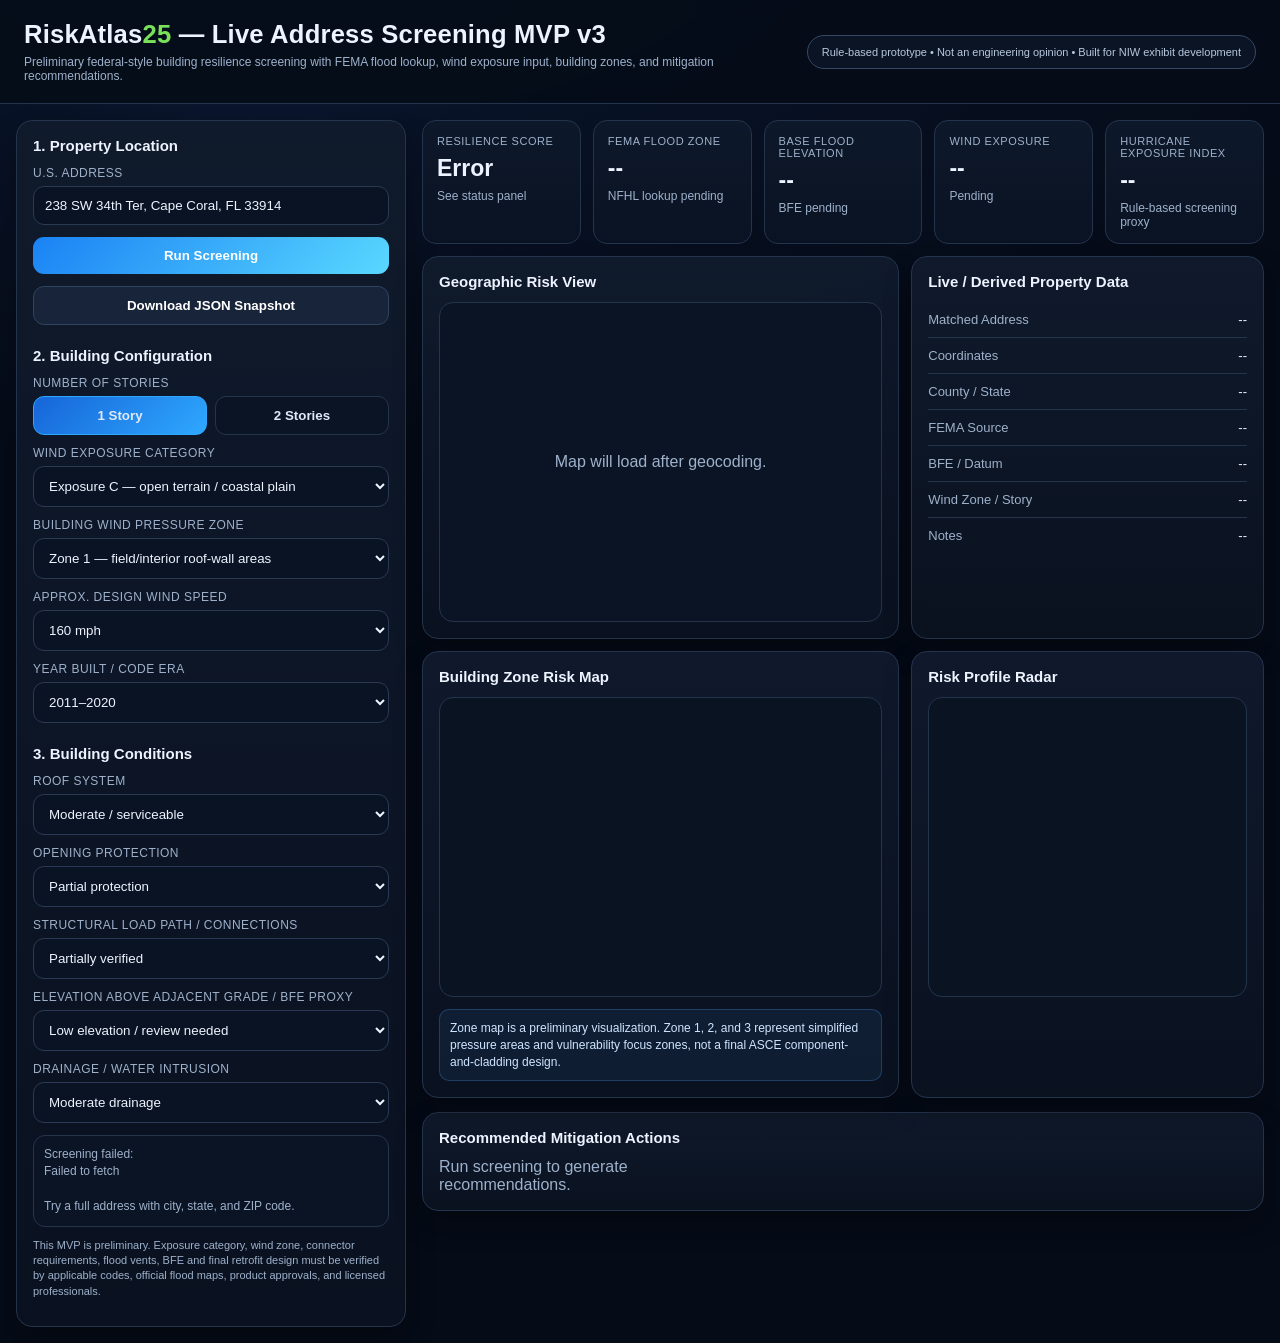
<file: preview.html>
<!DOCTYPE html>
<html lang="en">
<head>
<meta charset="UTF-8" />
<meta name="viewport" content="width=device-width, initial-scale=1.0"/>
<title>RiskAtlas25 — Live Address Screening MVP v3</title>
<link rel="stylesheet" href="assets/css/styles.css" />
</head>
<body>
<header>
  <div class="brand">
    <h1>RiskAtlas<span>25</span> — Live Address Screening MVP v3</h1>
    <div class="sub">Preliminary federal-style building resilience screening with FEMA flood lookup, wind exposure input, building zones, and mitigation recommendations.</div>
  </div>
  <div class="badge">Rule-based prototype • Not an engineering opinion • Built for NIW exhibit development</div>
</header>

<div class="wrap">
<aside class="card">
  <h2>1. Property Location</h2>
  <label>U.S. Address</label>
  <input id="address" value="238 SW 34th Ter, Cape Coral, FL 33914" />
  <button onclick="runAssessment()">Run Screening</button>
  <button class="secondary" onclick="downloadSnapshot()">Download JSON Snapshot</button>

  <h2 style="margin-top:22px">2. Building Configuration</h2>
  <label>Number of Stories</label>
  <div class="segment">
    <button class="segbtn active" id="btn1" onclick="setStories(1)">1 Story</button>
    <button class="segbtn" id="btn2" onclick="setStories(2)">2 Stories</button>
  </div>

  <label>Wind Exposure Category</label>
  <select id="exposure" onchange="if(lastGeo) calculateAndRender(lastGeo,lastFema)">
    <option value="B">Exposure B — urban/suburban, wooded, obstructed terrain</option>
    <option value="C" selected>Exposure C — open terrain / coastal plain</option>
    <option value="D">Exposure D — open water/coastal exposure</option>
  </select>

  <label>Building Wind Pressure Zone</label>
  <select id="windZone" onchange="if(lastGeo) calculateAndRender(lastGeo,lastFema)">
    <option value="1" selected>Zone 1 — field/interior roof-wall areas</option>
    <option value="2">Zone 2 — edge / perimeter areas</option>
    <option value="3">Zone 3 — corner / highest local pressure areas</option>
  </select>

  <label>Approx. Design Wind Speed</label>
  <select id="windSpeed" onchange="if(lastGeo) calculateAndRender(lastGeo,lastFema)">
    <option value="130">130 mph</option>
    <option value="140">140 mph</option>
    <option value="150">150 mph</option>
    <option value="160" selected>160 mph</option>
    <option value="170">170 mph</option>
    <option value="180">180 mph</option>
  </select>

  <label>Year Built / Code Era</label>
  <select id="codeEra" onchange="if(lastGeo) calculateAndRender(lastGeo,lastFema)">
    <option value="45">Pre-1994 / unknown</option>
    <option value="58">1994–2001</option>
    <option value="68">2002–2010</option>
    <option value="78" selected>2011–2020</option>
    <option value="88">2021 or newer</option>
  </select>

  <h2 style="margin-top:22px">3. Building Conditions</h2>
  <label>Roof System</label>
  <select id="roof" onchange="if(lastGeo) calculateAndRender(lastGeo,lastFema)">
    <option value="85">Good / newer roof</option>
    <option value="65" selected>Moderate / serviceable</option>
    <option value="35">Poor / vulnerable</option>
    <option value="15">Critical deficiency</option>
  </select>
  <label>Opening Protection</label>
  <select id="openings" onchange="if(lastGeo) calculateAndRender(lastGeo,lastFema)">
    <option value="90">Impact-rated / shutters</option>
    <option value="60" selected>Partial protection</option>
    <option value="30">No verified protection</option>
    <option value="15">Known vulnerable openings</option>
  </select>
  <label>Structural Load Path / Connections</label>
  <select id="loadpath" onchange="if(lastGeo) calculateAndRender(lastGeo,lastFema)">
    <option value="90">Continuous load path verified</option>
    <option value="65" selected>Partially verified</option>
    <option value="35">Unknown / likely deficient</option>
    <option value="15">Known discontinuity</option>
  </select>
  <label>Elevation Above Adjacent Grade / BFE Proxy</label>
  <select id="elevation" onchange="if(lastGeo) calculateAndRender(lastGeo,lastFema)">
    <option value="90">Elevated / low flood vulnerability</option>
    <option value="65">Moderately elevated</option>
    <option value="35" selected>Low elevation / review needed</option>
    <option value="15">Below likely flood level / high concern</option>
  </select>
  <label>Drainage / Water Intrusion</label>
  <select id="drainage" onchange="if(lastGeo) calculateAndRender(lastGeo,lastFema)">
    <option value="90">Good positive drainage</option>
    <option value="65" selected>Moderate drainage</option>
    <option value="35">Poor drainage</option>
    <option value="15">Known water intrusion</option>
  </select>

  <div class="status" id="status">Ready. Enter an address and run screening.</div>
  <p class="disclaimer">This MVP is preliminary. Exposure category, wind zone, connector requirements, flood vents, BFE and final retrofit design must be verified by applicable codes, official flood maps, product approvals, and licensed professionals.</p>
</aside>

<main>
  <section class="grid">
    <div class="metric"><div class="k">Resilience Score</div><div class="v" id="score">--</div><div class="small" id="scoreClass">Pending</div></div>
    <div class="metric"><div class="k">FEMA Flood Zone</div><div class="v" id="floodZone">--</div><div class="small" id="sfha">NFHL lookup pending</div></div>
    <div class="metric"><div class="k">Base Flood Elevation</div><div class="v" id="bfeValue">--</div><div class="small" id="bfeDatum">BFE pending</div></div>
    <div class="metric"><div class="k">Wind Exposure</div><div class="v" id="expMetric">--</div><div class="small" id="windMetric">Pending</div></div>
    <div class="metric"><div class="k">Hurricane Exposure Index</div><div class="v" id="hIndex">--</div><div class="small">Rule-based screening proxy</div></div>
  </section>

  <section class="twocol">
    <div class="card">
      <h2>Geographic Risk View</h2>
      <div class="mapbox" id="mapbox"><div class="muted">Map will load after geocoding.</div></div>
    </div>
    <div class="card">
      <h2>Live / Derived Property Data</h2>
      <div class="row"><span class="muted">Matched Address</span><span id="matched">--</span></div>
      <div class="row"><span class="muted">Coordinates</span><span id="coords">--</span></div>
      <div class="row"><span class="muted">County / State</span><span id="county">--</span></div>
      <div class="row"><span class="muted">FEMA Source</span><span id="femaSource">--</span></div>
      <div class="row"><span class="muted">BFE / Datum</span><span id="bfeRow">--</span></div>
      <div class="row"><span class="muted">Wind Zone / Story</span><span id="zoneStory">--</span></div>
      <div class="row"><span class="muted">Notes</span><span id="notes">--</span></div>
    </div>
  </section>

  <section class="twocol">
    <div class="card">
      <h2>Building Zone Risk Map</h2>
      <div class="svgbox" id="buildingGraphic"></div>
      <div class="note" style="margin-top:12px">
        Zone map is a preliminary visualization. Zone 1, 2, and 3 represent simplified pressure areas and vulnerability focus zones, not a final ASCE component-and-cladding design.
      </div>
    </div>
    <div class="card">
      <h2>Risk Profile Radar</h2>
      <div class="svgbox" id="radar"></div>
    </div>
  </section>

  <section class="card" style="margin-top:14px">
    <h2>Recommended Mitigation Actions</h2>
    <div class="recs" id="recommendations"><span class="muted">Run screening to generate recommendations.</span></div>
  </section>
</main>
</div>

<script src="assets/js/app.js"></script>
</body>
</html>
</file>
<file: assets/css/styles.css>
:root{
  --bg:#060d19;--bg2:#0b1526;--panel:#101a2c;--panel2:#0c1524;--line:#25344d;
  --text:#edf3ff;--muted:#9eb1cb;--blue:#5aa9ff;--cyan:#57dcff;--accent:#79e05a;
  --good:#35d574;--warn:#ffc857;--bad:#ff7070;--crit:#ff4d42;--purple:#a879ff;
}
*{box-sizing:border-box}
body{margin:0;background:radial-gradient(1200px 600px at 20% -10%,#18345f 0%,#081226 45%,#050b17 100%);font-family:Inter,Segoe UI,Arial,sans-serif;color:var(--text)}
header{padding:20px 24px;border-bottom:1px solid var(--line);background:rgba(6,13,25,.95);display:flex;justify-content:space-between;align-items:center;gap:14px;backdrop-filter:blur(7px);position:sticky;top:0;z-index:10}
.brand h1{margin:0;font-size:clamp(20px,2vw,26px);letter-spacing:.2px}.brand span{color:var(--accent)}.sub{font-size:12px;color:var(--muted);margin-top:6px;max-width:960px}
.badge{border:1px solid #334967;background:#0b1424;border-radius:999px;padding:10px 14px;font-size:11px;color:#b8c8de;white-space:nowrap}
.wrap{display:grid;grid-template-columns:minmax(300px,390px) minmax(0,1fr);gap:16px;padding:16px;max-width:1500px;margin:0 auto}
.card{background:linear-gradient(180deg,rgba(16,26,44,.96),rgba(10,18,32,.97));border:1px solid var(--line);border-radius:16px;padding:16px;box-shadow:0 14px 28px rgba(0,0,0,.3)}
h2{font-size:15px;margin:0 0 12px;display:flex;gap:6px;align-items:center}h3{font-size:14px;margin:18px 0 10px;color:#dfe9f8}
label{display:block;margin:11px 0 6px;color:var(--muted);font-size:12px;text-transform:uppercase;letter-spacing:.04em}
input,select{width:100%;padding:11px;border-radius:11px;border:1px solid #2a3a54;background:#0a1323;color:var(--text);outline:none}
input:focus,select:focus{border-color:#489bff;box-shadow:0 0 0 3px rgba(72,155,255,.2)}
button{width:100%;padding:11px;border:0;border-radius:11px;margin-top:12px;font-weight:700;background:linear-gradient(135deg,#1a82f4,#59d8ff);color:#fff;cursor:pointer}
button.secondary{background:#17243a;border:1px solid #30435f}
.segment{display:grid;grid-template-columns:1fr 1fr;gap:8px}.segbtn{margin-top:0;background:#0b1424;border:1px solid var(--line);color:#dfe9f8}.segbtn.active{background:linear-gradient(135deg,#1665d8,#2ea8ff);border-color:#2ea8ff}
.grid{display:grid;grid-template-columns:repeat(5,minmax(150px,1fr));gap:12px}
.metric{background:linear-gradient(180deg,#0d182a,#0a1323);border:1px solid var(--line);border-radius:14px;padding:14px;min-height:94px}.k{font-size:11px;color:var(--muted);margin-bottom:8px;text-transform:uppercase;letter-spacing:.05em}.v{font-size:23px;font-weight:900}.small{font-size:12px;color:var(--muted);margin-top:7px}
.twocol{display:grid;grid-template-columns:1.15fr .85fr;gap:12px;margin-top:12px}
.row{display:flex;justify-content:space-between;gap:8px;border-bottom:1px solid var(--line);padding:10px 0;font-size:13px}.row:last-child{border-bottom:0}

.property-control{padding:10px 0;border-bottom:1px solid var(--line)}
.property-control label{margin:0 0 6px;font-size:11px}
.property-control select{padding:10px}
.muted{color:var(--muted)}
.pill{display:inline-block;padding:5px 8px;border-radius:999px;font-size:12px;font-weight:800}
.good{background:rgba(56,216,120,.16);color:#84f5ad}.warn{background:rgba(255,200,87,.18);color:#ffd982}.bad{background:rgba(255,107,107,.18);color:#ff9a9a}.crit{background:rgba(255,59,48,.2);color:#ff938e}.blue{background:rgba(77,163,255,.18);color:#9dccff}.purple{background:rgba(166,108,255,.18);color:#c5a9ff}
.status{font-size:12px;color:var(--muted);line-height:1.45;background:#0b1424;border:1px solid var(--line);border-radius:12px;padding:10px;margin-top:12px;white-space:pre-wrap}
.mapbox{height:320px;border-radius:14px;border:1px solid var(--line);overflow:hidden;background:#0b1424;display:grid;place-items:center}.mapbox iframe{width:100%;height:100%;border:0}
.svgbox{height:300px;background:#091321;border:1px solid var(--line);border-radius:14px;display:grid;place-items:center;overflow:hidden}
.recs{display:grid;grid-template-columns:repeat(3,minmax(0,1fr));gap:10px}.rec{background:#0b1424;border:1px solid var(--line);border-radius:12px;padding:12px;min-height:140px}
.rec .num{width:24px;height:24px;border-radius:50%;display:grid;place-items:center;font-weight:900;margin-bottom:8px}.rec b{display:block;margin-bottom:8px}.rec p{font-size:12px;color:#c8d6ea;line-height:1.4;margin:0 0 8px}.rec .tag{font-size:11px;font-weight:800}
.helper-panel{margin-top:12px;padding:12px;border-radius:12px;border:1px solid #2b3e5c;background:#0a1424}
.helper-panel h3{margin:0 0 8px;font-size:13px}
.helper-text{margin:0 0 10px;font-size:12px;line-height:1.45;color:#c8d8ee}
.scale-list{margin:0;padding-left:18px;display:grid;gap:6px}
.scale-list li{font-size:12px;line-height:1.45;color:#d5e2f4}
.score-legend{list-style:none;margin:0;padding:0;display:grid;grid-template-columns:1fr 1fr;gap:8px}
.score-band{display:flex;align-items:center;gap:8px;font-size:12px;line-height:1.35;color:#d5e2f4;padding:8px 10px;border-radius:10px;border:1px solid #2b3e5c;background:#0c1a2f}
.score-band strong{font-weight:700}
.band-swatch{width:11px;height:11px;border-radius:50%;display:inline-block;flex:0 0 auto}
.score-band.high{border-color:rgba(68,209,125,.4)}
.score-band.high .band-swatch{background:#44d17d}
.score-band.moderate{border-color:rgba(255,200,87,.4)}
.score-band.moderate .band-swatch{background:#ffc857}
.score-band.elevated{border-color:rgba(255,144,82,.45)}
.score-band.elevated .band-swatch{background:#ff9052}
.score-band.critical{border-color:rgba(255,77,66,.45)}
.score-band.critical .band-swatch{background:#ff4d42}
.mpi-panel{border-color:#3a4f6f;background:#0b1527}
.scale-list.compact{gap:5px}
.mpi-caption{display:block;margin-bottom:8px;font-size:11px;line-height:1.35;color:#9fb6d3}
.disclaimer{font-size:11px;color:var(--muted);line-height:1.4}.note{background:rgba(77,163,255,.08);border:1px solid rgba(77,163,255,.25);padding:10px;border-radius:10px;font-size:12px;color:#cfe5ff;line-height:1.4}

@media (max-width:1240px){.grid{grid-template-columns:repeat(3,minmax(0,1fr))}.recs{grid-template-columns:repeat(2,minmax(0,1fr))}}
@media (max-width:1024px){header{position:static}.wrap{grid-template-columns:1fr}.twocol{grid-template-columns:1fr}}
@media (max-width:760px){
  .wrap{padding:10px;gap:10px}
  header{padding:14px 12px;display:block}.badge{margin-top:10px;white-space:normal;display:inline-block}
  .grid{grid-template-columns:1fr 1fr}
  .metric{min-height:88px}.v{font-size:20px}
  .svgbox{height:260px}.mapbox{height:270px}
  .recs{grid-template-columns:1fr}
  .helper-panel{padding:10px}
  .scale-list{padding-left:16px}
  .score-legend{grid-template-columns:1fr}
  .row{display:block}
}
@media (max-width:480px){
  .grid{grid-template-columns:1fr}
  input,select,button{font-size:16px}
}


.risk-summary #downloadPdfBtn{
  max-width:280px;
  margin-top:14px;
}

@media (max-width:760px){
  .risk-summary #downloadPdfBtn{max-width:100%;}
}
</file>
